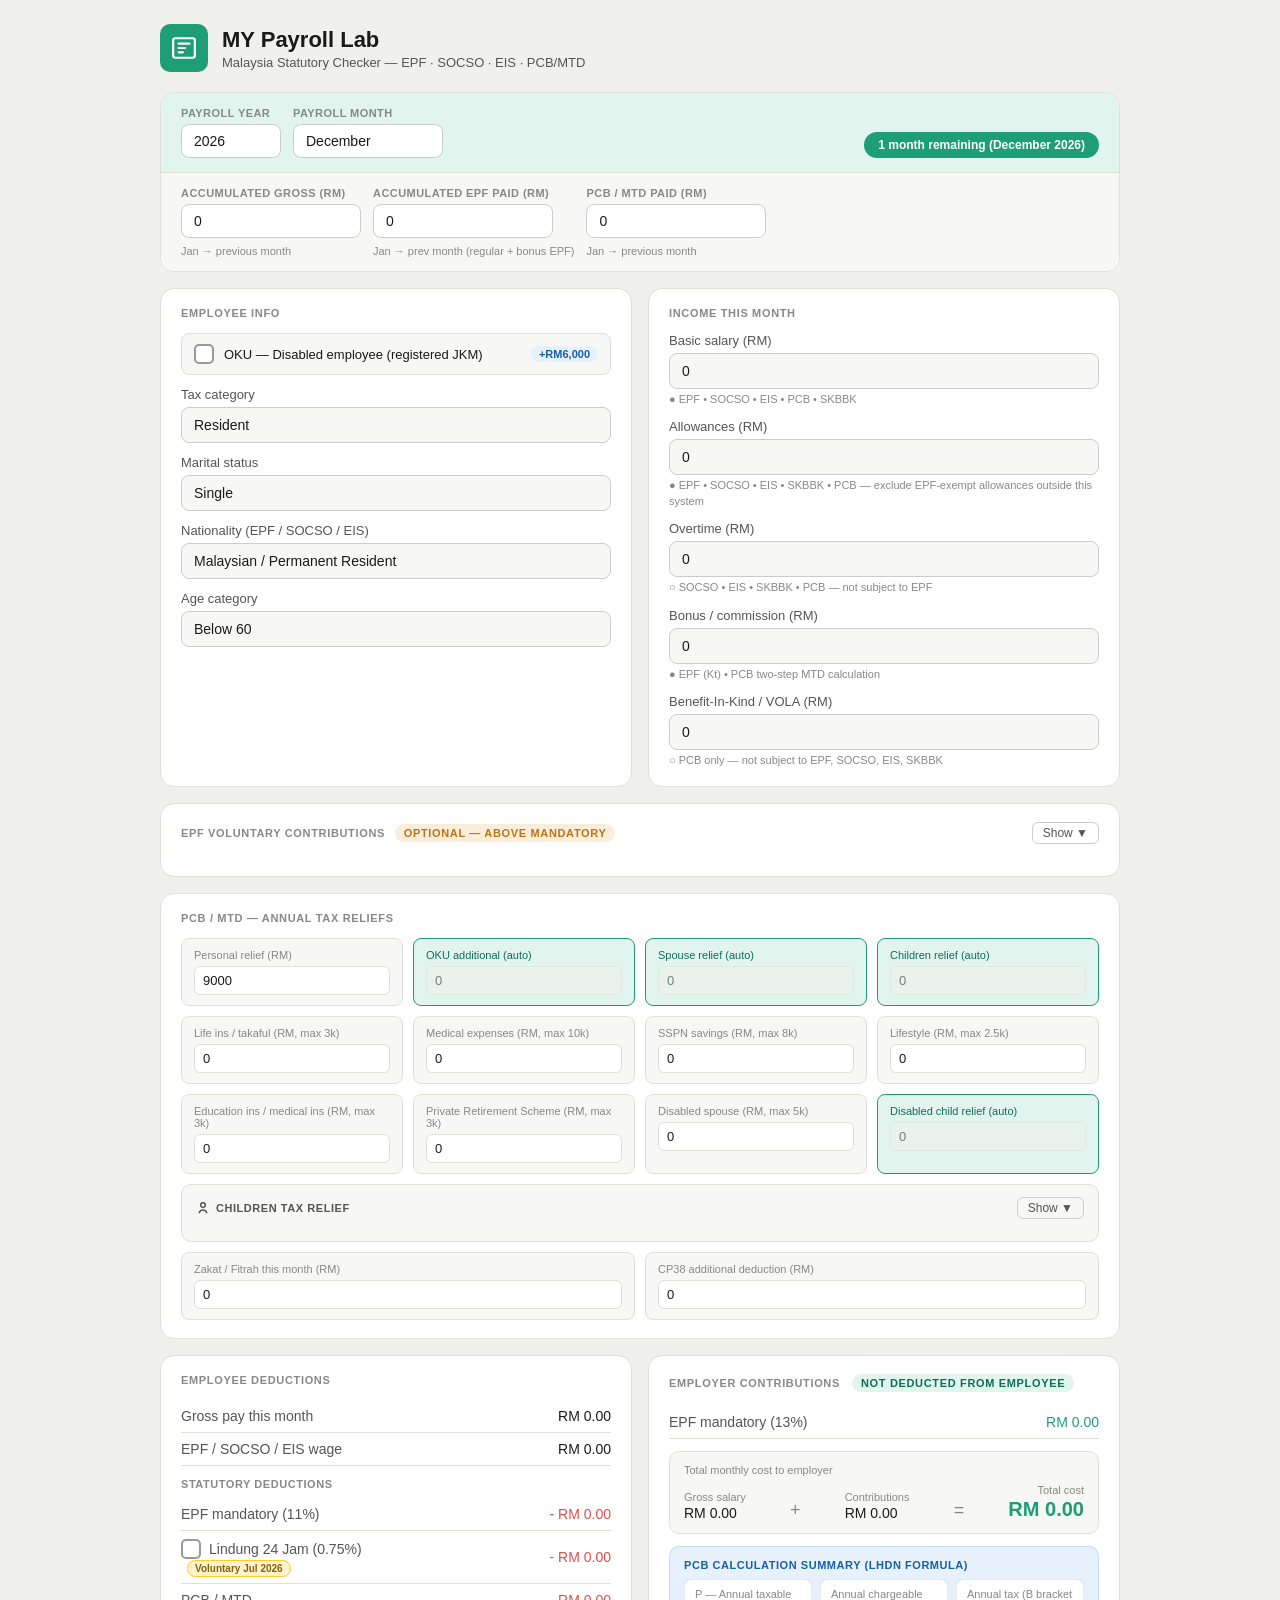
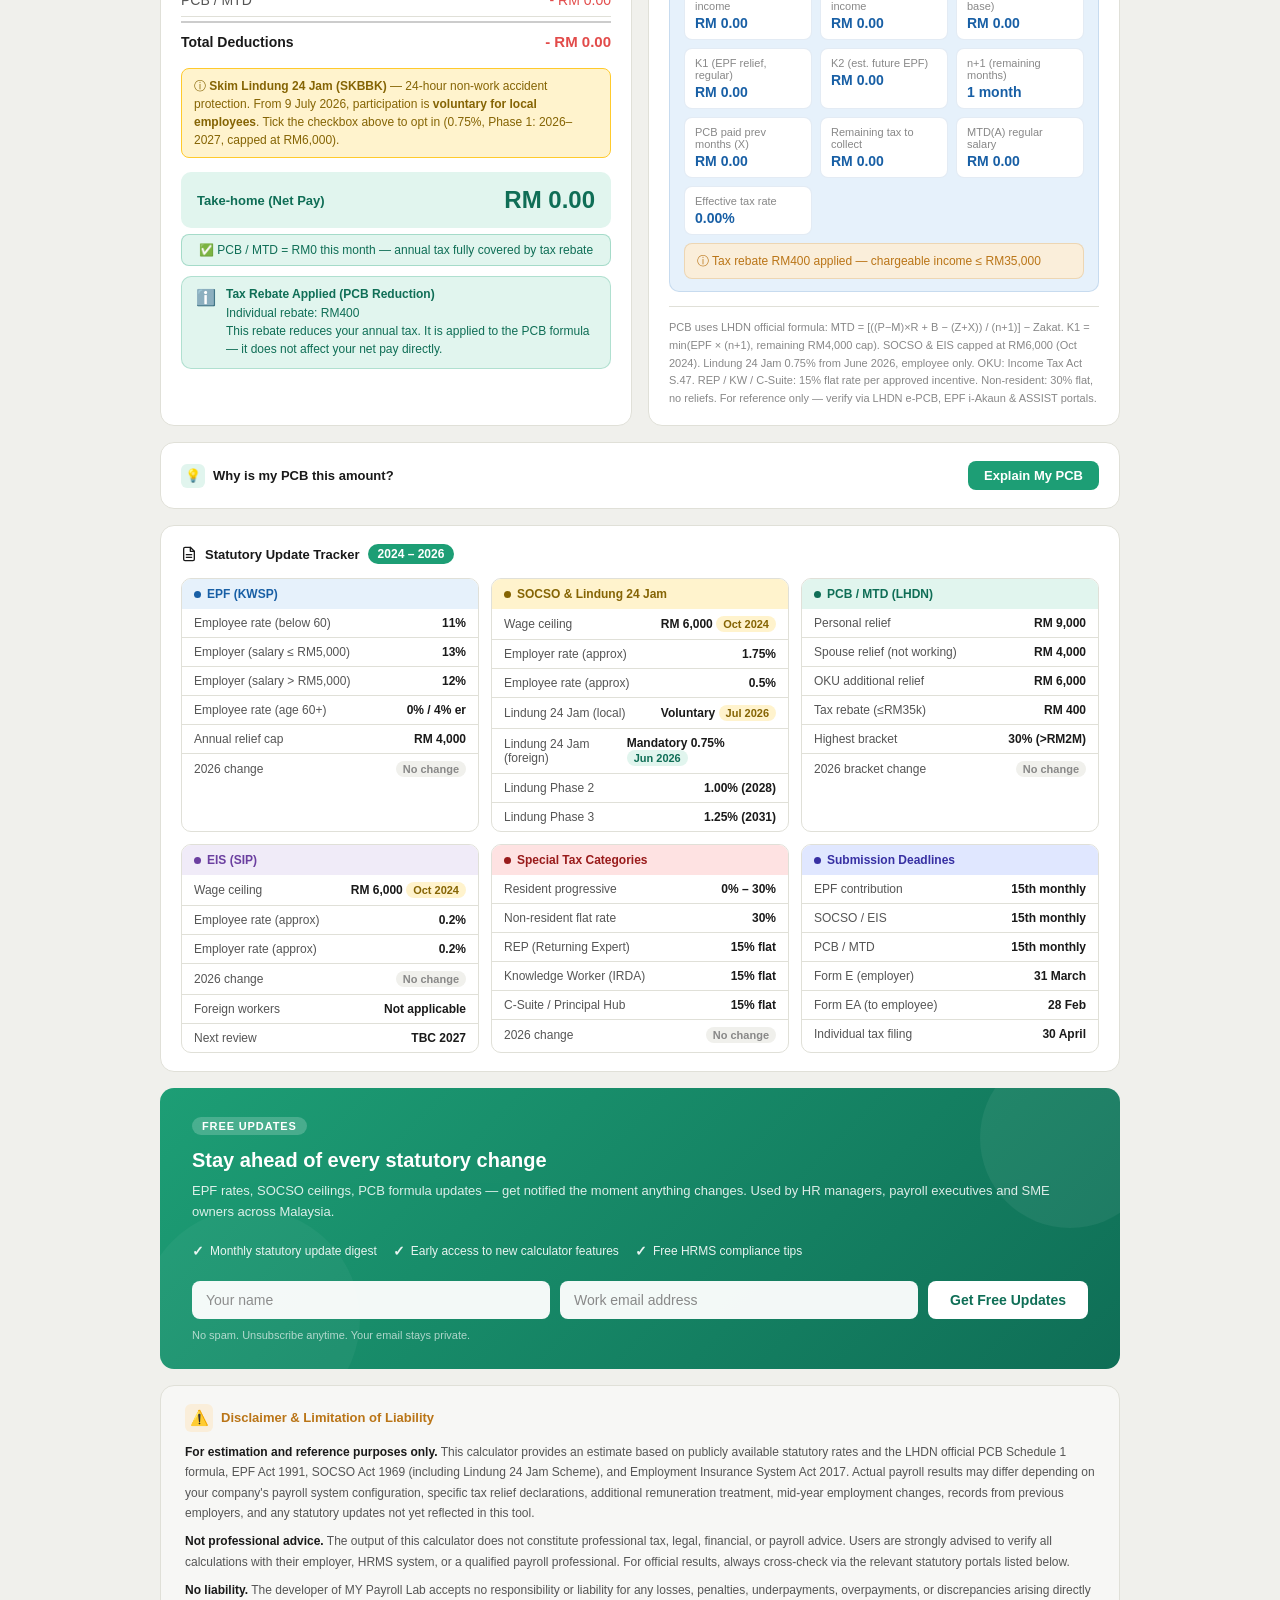
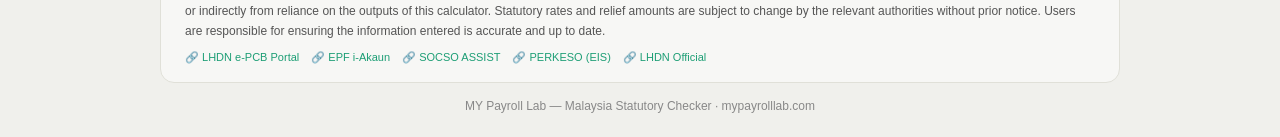
<file: index.html>
<!DOCTYPE html>
<html lang="en">
<head>
<meta charset="UTF-8">
<meta name="viewport" content="width=device-width, initial-scale=1.0, maximum-scale=1.0, user-scalable=no">

<!-- Primary SEO -->
<title>MY Payroll Lab — Free Malaysia Payroll & PCB Calculator | EPF SOCSO EIS MTD</title>
<meta name="description" content="Free Malaysia statutory payroll calculator. Instantly calculate EPF, SOCSO, EIS and PCB/MTD using the official LHDN formula. Covers all tax categories, bonus PCB, OKU relief, child relief, Lindung 24 Jam 2026 and more. Works offline.">
<meta name="keywords" content="Malaysia payroll calculator, PCB calculator, MTD calculator, EPF calculator, SOCSO calculator, EIS calculator, LHDN PCB formula, Malaysia statutory deductions, payroll Malaysia 2026, Skim Lindung 24 Jam">
<meta name="robots" content="index, follow">
<meta name="author" content="MY Payroll Lab">
<link rel="canonical" href="https://mypayrolllab.com">

<!-- Open Graph (Facebook, LinkedIn, WhatsApp preview) -->
<meta property="og:type" content="website">
<meta property="og:url" content="https://mypayrolllab.com">
<meta property="og:title" content="MY Payroll Lab — Free Malaysia Payroll Calculator">
<meta property="og:description" content="Calculate EPF, SOCSO, EIS and PCB/MTD instantly using the official LHDN formula. Covers bonus PCB, OKU, child relief, Lindung 24 Jam 2026. Free, offline-ready.">
<meta property="og:image" content="https://mypayrolllab.com/og-image.png">
<meta property="og:image:width" content="1200">
<meta property="og:image:height" content="630">
<meta property="og:site_name" content="MY Payroll Lab">
<meta property="og:locale" content="en_MY">

<!-- Twitter / X Card -->
<meta name="twitter:card" content="summary_large_image">
<meta name="twitter:url" content="https://mypayrolllab.com">
<meta name="twitter:title" content="MY Payroll Lab — Free Malaysia Payroll Calculator">
<meta name="twitter:description" content="Calculate EPF, SOCSO, EIS and PCB/MTD instantly. LHDN official formula. Free, no login, works offline.">
<meta name="twitter:image" content="https://mypayrolllab.com/og-image.png">

<!-- PWA / Mobile -->
<meta name="mobile-web-app-capable" content="yes">
<meta name="apple-mobile-web-app-capable" content="yes">
<meta name="apple-mobile-web-app-status-bar-style" content="default">
<meta name="apple-mobile-web-app-title" content="MY Payroll Lab">
<meta name="theme-color" content="#1D9E75">
<link rel="manifest" href="manifest.json">
<link rel="icon" type="image/x-icon" href="favicon.ico">
<link rel="icon" type="image/png" sizes="32x32" href="favicon-32x32.png">
<link rel="icon" type="image/png" sizes="16x16" href="favicon-16x16.png">
<link rel="apple-touch-icon" sizes="180x180" href="apple-touch-icon.png">
<link rel="apple-touch-icon" href="assets/icons/icon-192.png">

<!-- JSON-LD Structured Data (Google rich results) -->
<script type="application/ld+json">
{
  "@context": "https://schema.org",
  "@type": "WebApplication",
  "name": "MY Payroll Lab",
  "url": "https://mypayrolllab.com",
  "description": "Free Malaysia statutory payroll calculator covering EPF, SOCSO, EIS and PCB/MTD using the official LHDN Schedule 1 formula.",
  "applicationCategory": "FinanceApplication",
  "operatingSystem": "Any",
  "offers": {
    "@type": "Offer",
    "price": "0",
    "priceCurrency": "MYR"
  },
  "featureList": [
    "EPF contribution calculator",
    "SOCSO contribution calculator",
    "EIS contribution calculator",
    "PCB/MTD calculator using LHDN official formula",
    "Bonus PCB two-step calculation",
    "OKU tax relief",
    "Child relief calculator",
    "Skim Lindung 24 Jam 2026",
    "Works offline as PWA"
  ],
  "inLanguage": "en-MY",
  "isAccessibleForFree": true,
  "creator": {
    "@type": "Organization",
    "name": "MY Payroll Lab",
    "url": "https://mypayrolllab.com"
  }
}
</script>
<link rel="stylesheet" href="assets/css/style.css?v=10">
</head>
<body>
<div class="container">

  <div class="header">
    <div class="logo">
      <svg viewBox="0 0 24 24"><rect x="2" y="3" width="20" height="18" rx="2"/><path d="M7 8h10M7 12h6M7 16h4"/></svg>
    </div>
    <div class="header-text">
      <h1>MY Payroll Lab</h1>
      <p>Malaysia Statutory Checker &mdash; EPF &middot; SOCSO &middot; EIS &middot; PCB/MTD</p>
    </div>
  </div>

  <!-- Month Band -->
  <div class="month-band">

    <!-- Row 1: Year & Month -->
    <div class="month-row month-row-1">
      <div class="field-group">
        <label>Payroll Year</label>
        <select id="year" onchange="calc()" style="width:100px">
        </select>
      </div>
      <div class="field-group">
        <label>Payroll Month</label>
        <select id="month" onchange="calc()" style="width:150px">
          <option value="1">January</option><option value="2">February</option><option value="3">March</option>
          <option value="4">April</option><option value="5">May</option><option value="6">June</option>
          <option value="7">July</option><option value="8">August</option><option value="9">September</option>
          <option value="10">October</option><option value="11">November</option><option value="12">December</option>
        </select>
      </div>
      <span class="month-pill" id="remaining_badge">7 months remaining</span>
    </div>

    <!-- Row 2: Accumulated figures -->
    <div class="month-row month-row-2">
      <div class="field-group">
        <label>Accumulated Gross (RM)</label>
        <input type="number" id="acc_gross" value="0" min="0" oninput="calc()" style="width:180px">
        <span class="acc-hint">Jan → previous month</span>
      </div>
      <div class="field-group">
        <label>Accumulated EPF Paid (RM)</label>
        <input type="number" id="acc_epf" value="0" min="0" oninput="calc()" style="width:180px">
        <span class="acc-hint">Jan → prev month (regular + bonus EPF)</span>
      </div>
      <div class="field-group">
        <label>PCB / MTD Paid (RM)</label>
        <input type="number" id="acc_pcb" value="0" min="0" oninput="calc()" style="width:180px">
        <span class="acc-hint">Jan → previous month</span>
      </div>

    </div>

  </div>

  <div class="grid">

    <!-- Employee Info -->
    <div class="card">
      <div class="card-title">Employee Info</div>

      <label class="toggle-row">
        <input type="checkbox" id="oku" onchange="calc()">
        <span class="oku-label">OKU — Disabled employee (registered JKM)</span>
        <span class="badge-tag">+RM6,000</span>
      </label>

      <div class="field">
        <label>Tax category</label>
        <select id="tax_cat" onchange="calc()">
          <option value="resident">Resident</option>
          <option value="non_resident">Non-Resident (30% flat, no reliefs)</option>
          <option value="rep">Returning Expert Programme — REP (15% flat)</option>
          <option value="knowledge_worker">Knowledge Worker — IRDA Iskandar (15% flat)</option>
          <option value="c_suite">C-Suite / Principal Hub (15% flat)</option>
        </select>
      </div>

      <div class="field">
        <label>Marital status</label>
        <select id="marital" onchange="calc()">
          <option value="single">Single</option>
          <option value="married_working">Married — spouse working</option>
          <option value="married_not_working">Married — spouse not working</option>
          <option value="widow">Widow / Divorced</option>
        </select>
      </div>

      <div class="field">
        <label>Nationality (EPF / SOCSO / EIS)</label>
        <select id="nat" onchange="calc()">
          <option value="local">Malaysian / Permanent Resident</option>
          <option value="foreign">Foreign worker</option>
        </select>
      </div>

      <div class="field">
        <label>Age category</label>
        <select id="age" onchange="calc()">
          <option value="below60">Below 60</option>
          <option value="above60">60 and above</option>
        </select>
      </div>
    </div>

    <!-- Income -->
    <div class="card">
      <div class="card-title">Income This Month</div>
      <div class="field">
        <label>Basic salary (RM)</label>
        <input type="number" id="salary" value="0" min="0" oninput="calc()">
        <small class="field-hint">&#9679; EPF &bull; SOCSO &bull; EIS &bull; PCB &bull; SKBBK</small>
      </div>
      <div class="field">
        <label>Allowances (RM)</label>
        <input type="number" id="allow" value="0" min="0" oninput="calc()">
        <small class="field-hint">&#9679; EPF &bull; SOCSO &bull; EIS &bull; SKBBK &bull; PCB &mdash; exclude EPF-exempt allowances outside this system</small>
      </div>
      <div class="field">
        <label>Overtime (RM)</label>
        <input type="number" id="ot" value="0" min="0" oninput="calc()">
        <small class="field-hint">&#9675; SOCSO &bull; EIS &bull; SKBBK &bull; PCB &mdash; not subject to EPF</small>
      </div>
      <div class="field">
        <label>Bonus / commission (RM)</label>
        <input type="number" id="bonus" value="0" min="0" oninput="calc()">
        <small class="field-hint">&#9679; EPF (Kt) &bull; PCB two-step MTD calculation</small>
      </div>
      <div class="field">
        <label>Benefit-In-Kind / VOLA (RM)</label>
        <input type="number" id="bik" value="0" min="0" oninput="calc()">
        <small class="field-hint">&#9675; PCB only &mdash; not subject to EPF, SOCSO, EIS, SKBBK</small>
      </div>
    </div>

    <!-- Voluntary EPF -->
    <div class="card full-width">
      <div class="card-title" style="display:flex;justify-content:space-between;align-items:center;cursor:pointer;width:100%" onclick="toggleVolEPF()">
        <span>EPF Voluntary Contributions
          <span class="badge" style="background:var(--warn-light);color:var(--warn)">Optional — above mandatory</span>
        </span>
        <button id="vol_toggle_btn" style="background:none;border:1px solid var(--border2);border-radius:6px;padding:3px 10px;font-size:12px;cursor:pointer;color:var(--text2)">Show ▼</button>
      </div>
      <div id="vol_epf_content" style="display:none">
      <div class="vol-grid">

        <!-- Employee Voluntary -->
        <div class="vol-side">
          <div class="vol-side-title">
            <span class="dot ee"></span>Employee Voluntary
          </div>
          <div class="type-toggle">
            <button id="vol_ee_none" class="active" onclick="setVolType('ee','none')">None</button>
            <button id="vol_ee_pct"  onclick="setVolType('ee','pct')">Percentage (%)</button>
            <button id="vol_ee_fixed" onclick="setVolType('ee','fixed')">Fixed (RM)</button>
          </div>
          <div class="vol-input-row">
            <input type="number" id="vol_ee_val" value="0" min="0" step="0.5" oninput="calc()" placeholder="0">
            <span class="unit" id="vol_ee_unit">%</span>
          </div>
          <div class="vol-result">
            <div class="vol-result-row"><span class="lbl">Mandatory EPF (employee)</span><span class="val total" id="vr_epf_mand_ee">RM 0.00</span></div>
            <div class="vol-result-row"><span class="lbl">Voluntary EPF (employee)</span><span class="val ee" id="vr_epf_vol_ee">RM 0.00</span></div>
            <div class="vol-result-row"><span class="lbl" style="font-weight:600">Total EPF deducted</span><span class="val total" style="font-weight:700" id="vr_epf_total_ee">RM 0.00</span></div>
          </div>
        </div>

        <!-- Employer Voluntary -->
        <div class="vol-side">
          <div class="vol-side-title">
            <span class="dot er"></span>Employer Voluntary
          </div>
          <div class="type-toggle">
            <button id="vol_er_none" class="active" onclick="setVolType('er','none')">None</button>
            <button id="vol_er_pct"  onclick="setVolType('er','pct')">Percentage (%)</button>
            <button id="vol_er_fixed" onclick="setVolType('er','fixed')">Fixed (RM)</button>
          </div>
          <div class="vol-input-row">
            <input type="number" id="vol_er_val" value="0" min="0" step="0.5" oninput="calc()" placeholder="0">
            <span class="unit" id="vol_er_unit">%</span>
          </div>
          <div class="vol-result">
            <div class="vol-result-row"><span class="lbl">Mandatory EPF (employer)</span><span class="val total" id="vr_epf_mand_er">RM 0.00</span></div>
            <div class="vol-result-row"><span class="lbl">Voluntary EPF (employer)</span><span class="val er" id="vr_epf_vol_er">RM 0.00</span></div>
            <div class="vol-result-row"><span class="lbl" style="font-weight:600">Total EPF (employer)</span><span class="val total" style="font-weight:700" id="vr_epf_total_er">RM 0.00</span></div>
          </div>
        </div>

      </div><!-- end vol-grid -->
      </div><!-- end vol_epf_content -->
    </div>

    <!-- Tax Reliefs -->
    <div class="card full-width">
      <div class="card-title">
        PCB / MTD — Annual Tax Reliefs
        <span id="oku_label" class="oku-badge" style="display:none">OKU +RM6,000</span>
        <span id="flat_rate_label" style="display:none" class="flat-badge"></span>
      </div>
      <div id="relief_section">
        <div class="relief-grid">
          <div class="relief-item"><label>Personal relief (RM)</label><input type="number" id="r_personal" value="9000" oninput="calc()"></div>
          <div class="relief-item auto"><label>OKU additional (auto)</label><input type="number" id="r_oku" value="0" readonly></div>
          <div class="relief-item auto"><label>Spouse relief (auto)</label><input type="number" id="r_spouse" value="0" readonly></div>
          <div class="relief-item auto"><label>Children relief (auto)</label><input type="number" id="r_child" value="0" readonly></div>
          <div class="relief-item"><label>Life ins / takaful (RM, max 3k)</label><input type="number" id="r_life" value="0" oninput="calc()"></div>
          <div class="relief-item"><label>Medical expenses (RM, max 10k)</label><input type="number" id="r_medical" value="0" oninput="calc()"></div>
          <div class="relief-item"><label>SSPN savings (RM, max 8k)</label><input type="number" id="r_sspn" value="0" oninput="calc()"></div>
          <div class="relief-item"><label>Lifestyle (RM, max 2.5k)</label><input type="number" id="r_lifestyle" value="0" oninput="calc()"></div>
          <div class="relief-item"><label>Education ins / medical ins (RM, max 3k)</label><input type="number" id="r_edu_ins" value="0" oninput="calc()"></div>
          <div class="relief-item"><label>Private Retirement Scheme (RM, max 3k)</label><input type="number" id="r_prs" value="0" oninput="calc()"></div>
          <div class="relief-item"><label>Disabled spouse (RM, max 5k)</label><input type="number" id="r_dis_spouse" value="0" oninput="calc()"></div>
          <div class="relief-item auto"><label>Disabled child relief (auto)</label><input type="number" id="r_dis_child" value="0" readonly></div>
        </div>
        <!-- Child Relief Calculator -->
        <div class="child-section">
          <div class="child-section-title" style="display:flex;justify-content:space-between;align-items:center;cursor:pointer" onclick="toggleChildRelief()">
            <span style="display:flex;align-items:center;gap:6px">
              <svg width="14" height="14" viewBox="0 0 24 24" fill="none" stroke="currentColor" stroke-width="2.5" stroke-linecap="round" stroke-linejoin="round"><circle cx="12" cy="7" r="4"/><path d="M5.5 20a7 7 0 0 1 13 0"/></svg>
              Children Tax Relief
            </span>
            <button id="child_toggle_btn" style="background:none;border:1px solid var(--border2);border-radius:6px;padding:3px 10px;font-size:12px;cursor:pointer;color:var(--text2)">Show ▼</button>
          </div>
          <div id="child_relief_content" style="display:none">
          <div class="child-claim-toggle">
            <button class="claim-btn active" id="claim_100" onclick="setClaimRate('100')">
              100% — I am the sole claimant
            </button>
            <button class="claim-btn" id="claim_50" onclick="setClaimRate('50')">
              50% — Spouse also claims
            </button>
          </div>
          <div class="child-rows">
            <div class="child-row">
              <span class="cr-label">(a) Under 18 years old</span>
              <span class="cr-rate" id="cr_rate_a">RM2,000/child</span>
              <input type="number" class="cr-input" id="cr_a" value="0" min="0" oninput="calcChild()">
            </div>
            <div class="child-row">
              <span class="cr-label">(b) 18+ studying in Malaysia</span>
              <span class="cr-rate" id="cr_rate_b">RM2,000/child</span>
              <input type="number" class="cr-input" id="cr_b" value="0" min="0" oninput="calcChild()">
            </div>
            <div class="child-row">
              <span class="cr-label">(c) 18+ diploma / degree level (local or overseas)</span>
              <span class="cr-rate" id="cr_rate_c">RM8,000/child</span>
              <input type="number" class="cr-input" id="cr_c" value="0" min="0" oninput="calcChild()">
            </div>
            <div class="child-row">
              <span class="cr-label">(d) Disabled child (OKU)</span>
              <span class="cr-rate" id="cr_rate_d">RM6,000/child</span>
              <input type="number" class="cr-input" id="cr_d" value="0" min="0" oninput="calcChild()">
            </div>
            <div class="child-row">
              <span class="cr-label">(e) Disabled child + studying</span>
              <span class="cr-rate" id="cr_rate_e">RM8,000/child</span>
              <input type="number" class="cr-input" id="cr_e" value="0" min="0" oninput="calcChild()">
            </div>
          </div>
          <div class="child-total">
            <span class="ct-label">Total child relief applied</span>
            <span class="ct-val" id="child_total_display">RM 0.00</span>
          </div>
          </div><!-- end child_relief_content -->
        </div>

        <div style="margin-top:10px;display:flex;gap:10px;flex-wrap:wrap">
          <div class="relief-item" style="flex:1;min-width:160px"><label>Zakat / Fitrah this month (RM)</label><input type="number" id="zakat" value="0" oninput="calc()"></div>
          <div class="relief-item" style="flex:1;min-width:160px"><label>CP38 additional deduction (RM)</label><input type="number" id="cp38" value="0" oninput="calc()"></div>
        </div>
      </div>
      <div id="flat_rate_notice" class="notice purple" style="display:none"></div>
    </div>

    <!-- Employee Deductions -->
    <div class="card">
      <div class="card-title">Employee Deductions</div>
      <div class="result-row"><span class="lbl">Gross pay this month</span><span class="val" id="o_gross">RM 0.00</span></div>
      <div class="result-row"><span class="lbl">EPF / SOCSO / EIS wage</span><span class="val" id="o_epf_wage">RM 0.00</span></div>

      <div class="section-label">Statutory deductions</div>
      <div class="result-row"><span class="lbl">EPF mandatory (<span id="epf_ee_rate">11%</span>)</span><span class="val deduct" id="o_epf_ee">- RM 0.00</span></div>
      <div class="result-row" id="epf_vol_ee_row" style="display:none"><span class="lbl">EPF voluntary (employee)</span><span class="val deduct" id="o_epf_vol_ee">- RM 0.00</span></div>
      <div class="result-row" id="epf_bonus_ee_row" style="display:none"><span class="lbl">EPF on bonus / Kt (employee 11%)</span><span class="val deduct" id="o_epf_bonus_ee">- RM 0.00</span></div>
      <div class="result-row" id="row_socso_ee"><span class="lbl">SOCSO (employee)</span><span class="val deduct" id="o_socso_ee">- RM 0.00</span></div>
      <div class="result-row" id="lindung_row" style="display:none">
        <span class="lbl">
          <span id="lindung_label_local" style="display:none">
            <label style="cursor:pointer;display:flex;align-items:center;gap:8px">
              <input type="checkbox" id="lindung_optin" class="custom-cb" onchange="calc()"
                title="Tick to opt in to Lindung 24 Jam (voluntary for locals from Jul 2026)">
              Lindung 24 Jam (0.75%)
            </label>
            <span class="lindung-badge">Voluntary Jul 2026</span>
          </span>
          <span id="lindung_label_foreign" style="display:none">
            Lindung 24 Jam (0.75%) <span class="lindung-badge">Mandatory (Foreign)</span>
          </span>
        </span>
        <span class="val deduct" id="o_lindung">- RM 0.00</span>
      </div>
      <div class="result-row" id="row_eis_ee"><span class="lbl">EIS (employee)</span><span class="val deduct" id="o_eis_ee">- RM 0.00</span></div>
      <div class="result-row">
        <span class="lbl">PCB / MTD <span id="o_pcb_rate_tag" class="flat-badge" style="display:none"></span></span>
        <span class="val deduct" id="o_pcb">- RM 0.00</span>
      </div>
      <div class="result-row" id="pcb_bonus_row" style="display:none">
        <span class="lbl" style="padding-left:12px;color:var(--text3);font-size:12px">↳ Regular salary PCB</span>
        <span class="val deduct" style="font-size:12px" id="o_pcb_a">- RM 0.00</span>
      </div>
      <div class="result-row" id="pcb_addl_row" style="display:none">
        <span class="lbl" style="padding-left:12px;color:var(--text3);font-size:12px">↳ Bonus PCB (additional) <span class="lindung-badge">MTD(C)</span></span>
        <span class="val deduct" style="font-size:12px" id="o_pcb_addl">- RM 0.00</span>
      </div>
      <div class="result-row" id="cp38_row" style="display:none">
        <span class="lbl">CP38 (additional)</span><span class="val deduct" id="o_cp38">- RM 0.00</span>
      </div>
      <div class="result-row" id="zakat_row" style="display:none">
        <span class="lbl">Zakat / Fitrah</span><span class="val deduct" id="o_zakat_show">- RM 0.00</span>
      </div>

      <!-- Total deduction line -->
      <div class="total-deduct-row">
        <span class="lbl">Total Deductions</span>
        <span class="val deduct" id="o_total_deduct">- RM 0.00</span>
      </div>

      <div id="lindung_notice" style="display:none" class="notice yellow">
        &#9432; <b>Skim Lindung 24 Jam (SKBBK)</b> — 24-hour non-work accident protection.
        <span id="lindung_notice_local" style="display:none">
          From 9 July 2026, participation is <b>voluntary for local employees</b>. Tick the checkbox above to opt in (0.75%, Phase 1: 2026–2027, capped at RM6,000).
        </span>
        <span id="lindung_notice_foreign" style="display:none">
          <b>Mandatory for foreign workers</b> under existing legal provisions (0.75%, Phase 1: 2026–2027, capped at RM6,000).
        </span>
      </div>

      <div class="net-block">
        <span class="net-lbl">Take-home (Net Pay)</span>
        <span class="net-val" id="o_net">RM 0.00</span>
      </div>

      <!-- PCB zero notice -->
      <div id="pcb_zero_box" class="pcb-zero" style="display:none">
        ✅ PCB / MTD = RM0 this month — annual tax fully covered by tax rebate
      </div>

      <!-- Tax rebate info box (below net pay, NOT in deductions) -->
      <div id="rebate_info_box" class="rebate-info" style="display:none">
        <span class="ri-icon">ℹ️</span>
        <div>
          <div class="ri-title">Tax Rebate Applied (PCB Reduction)</div>
          <div class="ri-body" id="rebate_info_text"></div>
        </div>
      </div>
    </div>

    <!-- Employer Contributions -->
    <div class="card">
      <div class="card-title">Employer Contributions
        <span class="badge">not deducted from employee</span>
      </div>
      <div class="result-row"><span class="lbl">EPF mandatory (<span id="epf_er_rate">13%</span>)</span><span class="val earn" id="o_epf_er">RM 0.00</span></div>
      <div class="result-row" id="epf_vol_er_row" style="display:none"><span class="lbl">EPF voluntary (employer)</span><span class="val earn" id="o_epf_vol_er">RM 0.00</span></div>
      <div class="result-row" id="epf_bonus_er_row" style="display:none"><span class="lbl">EPF on bonus (employer)</span><span class="val earn" id="o_epf_bonus_er">RM 0.00</span></div>
      <div class="result-row" id="row_socso_er"><span class="lbl">SOCSO (employer)</span><span class="val earn" id="o_socso_er">RM 0.00</span></div>
      <div class="result-row" id="row_eis_er"><span class="lbl">EIS (employer)</span><span class="val earn" id="o_eis_er">RM 0.00</span></div>

      <div class="employer-box">
        <div style="font-size:11px;color:var(--text3);margin-bottom:8px">Total monthly cost to employer</div>
        <div class="cost-row">
          <div class="cost-item"><span class="cost-lbl">Gross salary</span><span class="cost-val" id="o_gross2">RM 0.00</span></div>
          <div style="font-size:18px;color:var(--text3)">+</div>
          <div class="cost-item"><span class="cost-lbl">Contributions</span><span class="cost-val" id="o_er_total">RM 0.00</span></div>
          <div style="font-size:18px;color:var(--text3)">=</div>
          <div class="cost-item" style="text-align:right"><span class="cost-lbl">Total cost</span><span class="cost-total" id="o_total_cost">RM 0.00</span></div>
        </div>
      </div>

      <div class="acc-box">
        <div class="acc-title">PCB Calculation Summary (LHDN Formula)</div>
        <div class="acc-grid">
          <div class="acc-item"><div class="acc-lbl">P — Annual taxable income</div><div class="acc-val" id="o_P">RM 0.00</div></div>
          <div class="acc-item"><div class="acc-lbl">Annual chargeable income</div><div class="acc-val" id="o_chargeable">RM 0.00</div></div>
          <div class="acc-item"><div class="acc-lbl">Annual tax (B bracket base)</div><div class="acc-val" id="o_annual_tax">RM 0.00</div></div>
          <div class="acc-item"><div class="acc-lbl">K1 (EPF relief, regular)</div><div class="acc-val" id="o_K1">RM 0.00</div></div>
          <div class="acc-item"><div class="acc-lbl">K2 (est. future EPF)</div><div class="acc-val" id="o_K2">RM 0.00</div></div>
          <div class="acc-item" id="acc_Kt_row" style="display:none"><div class="acc-lbl">Kt (EPF on bonus)</div><div class="acc-val" id="o_Kt">RM 0.00</div></div>
          <div class="acc-item" id="acc_K2b_row" style="display:none"><div class="acc-lbl">K2 with bonus</div><div class="acc-val" id="o_K2_bonus">RM 0.00</div></div>
          <div class="acc-item"><div class="acc-lbl">n+1 (remaining months)</div><div class="acc-val" id="o_months_rem">12</div></div>
          <div class="acc-item"><div class="acc-lbl">PCB paid prev months (X)</div><div class="acc-val" id="o_acc_pcb_show">RM 0.00</div></div>
          <div class="acc-item"><div class="acc-lbl">Remaining tax to collect</div><div class="acc-val" id="o_remaining_tax">RM 0.00</div></div>
          <div class="acc-item"><div class="acc-lbl">MTD(A) regular salary</div><div class="acc-val" id="o_mtd_a">RM 0.00</div></div>
          <div class="acc-item" id="acc_mtd_addl_row" style="display:none"><div class="acc-lbl">MTD Additional (bonus)</div><div class="acc-val" id="o_mtd_addl">RM 0.00</div></div>
          <div class="acc-item"><div class="acc-lbl">Effective tax rate</div><div class="acc-val" id="o_eff_rate">0.00%</div></div>
        </div>
        <div id="rebate_notice" style="display:none" class="notice warn">
          <span id="rebate_notice_text">&#9432; Tax rebate applies — chargeable income &le; RM35,000</span>
        </div>
      </div>

      <div class="disclaimer">
        PCB uses LHDN official formula: MTD = [((P&minus;M)&times;R + B &minus; (Z+X)) / (n+1)] &minus; Zakat.
        K1 = min(EPF &times; (n+1), remaining RM4,000 cap). SOCSO &amp; EIS capped at RM6,000 (Oct 2024).
        Lindung 24 Jam 0.75% from June 2026, employee only. OKU: Income Tax Act S.47.
        REP / KW / C-Suite: 15% flat rate per approved incentive. Non-resident: 30% flat, no reliefs.
        For reference only — verify via LHDN e-PCB, EPF i-Akaun &amp; ASSIST portals.
      </div>
    </div>

  </div>
  <!-- PCB Explanation Box -->
  <div class="explain-box">
    <div class="explain-header">
      <h3><span class="icon">💡</span> Why is my PCB this amount?</h3>
      <button class="explain-btn" id="explain_btn">Explain My PCB</button>
    </div>
    <div class="explain-content" id="explain_content" style="display:none">
      <div class="explain-steps" id="explain_steps"></div>
      <div class="step-result">
        <span id="explain_pcb_label">Monthly PCB / MTD</span>
        <span id="explain_final">RM 0.00</span>
      </div>
      <!-- Notices mirrored inside explanation box -->
      <div id="exp_lindung_notice" class="notice yellow" style="display:none;margin-top:8px">
        &#9432; <b>Skim Lindung 24 Jam (SKBBK)</b> — Voluntary for local employees (Jul 2026), mandatory for foreign workers. 0.75% of wages capped at RM6,000.
      </div>
      <div id="exp_pcb_zero_box" class="pcb-zero" style="display:none;margin-top:8px">
        &#9989; PCB / MTD = RM0 this month — annual tax fully covered by tax rebate
      </div>
      <div id="exp_rebate_info" class="rebate-info" style="display:none;margin-top:8px">
        <span class="ri-icon">&#8505;&#65039;</span>
        <div>
          <div class="ri-title">Tax Rebate Applied (PCB Reduction)</div>
          <div class="ri-body" id="exp_rebate_text"></div>
        </div>
      </div>
    </div>
  </div>

  <!-- Statutory Change Tracker -->
  <div class="tracker">
    <div class="tracker-title">
      <svg width="16" height="16" viewBox="0 0 24 24" fill="none" stroke="currentColor" stroke-width="2" stroke-linecap="round" stroke-linejoin="round"><path d="M14 2H6a2 2 0 0 0-2 2v16a2 2 0 0 0 2 2h12a2 2 0 0 0 2-2V8z"/><polyline points="14 2 14 8 20 8"/><line x1="16" y1="13" x2="8" y2="13"/><line x1="16" y1="17" x2="8" y2="17"/></svg>
      Statutory Update Tracker
      <span class="year-badge">2024 – 2026</span>
    </div>
    <div class="tracker-grid">

      <!-- EPF -->
      <div class="tracker-card">
        <div class="tracker-card-head epf"><span class="dot"></span>EPF (KWSP)</div>
        <div class="tracker-item"><span class="ti-label">Employee rate (below 60)</span><span class="ti-val">11%</span></div>
        <div class="tracker-item"><span class="ti-label">Employer (salary ≤ RM5,000)</span><span class="ti-val">13%</span></div>
        <div class="tracker-item"><span class="ti-label">Employer (salary > RM5,000)</span><span class="ti-val">12%</span></div>
        <div class="tracker-item"><span class="ti-label">Employee rate (age 60+)</span><span class="ti-val">0% / 4% er</span></div>
        <div class="tracker-item"><span class="ti-label">Annual relief cap</span><span class="ti-val">RM 4,000</span></div>
        <div class="tracker-item"><span class="ti-label">2026 change</span><span class="tracker-status status-unchanged">No change</span></div>
      </div>

      <!-- SOCSO -->
      <div class="tracker-card">
        <div class="tracker-card-head socso"><span class="dot"></span>SOCSO & Lindung 24 Jam</div>
        <div class="tracker-item"><span class="ti-label">Wage ceiling</span><span class="ti-val">RM 6,000 <span class="tracker-status status-updated">Oct 2024</span></span></div>
        <div class="tracker-item"><span class="ti-label">Employer rate (approx)</span><span class="ti-val">1.75%</span></div>
        <div class="tracker-item"><span class="ti-label">Employee rate (approx)</span><span class="ti-val">0.5%</span></div>
        <div class="tracker-item"><span class="ti-label">Lindung 24 Jam (local)</span><span class="ti-val">Voluntary <span class="tracker-status status-updated">Jul 2026</span></span></div>
        <div class="tracker-item"><span class="ti-label">Lindung 24 Jam (foreign)</span><span class="ti-val">Mandatory 0.75% <span class="tracker-status status-new">Jun 2026</span></span></div>
        <div class="tracker-item"><span class="ti-label">Lindung Phase 2</span><span class="ti-val">1.00% (2028)</span></div>
        <div class="tracker-item"><span class="ti-label">Lindung Phase 3</span><span class="ti-val">1.25% (2031)</span></div>
      </div>

      <!-- PCB / MTD -->
      <div class="tracker-card">
        <div class="tracker-card-head pcb"><span class="dot"></span>PCB / MTD (LHDN)</div>
        <div class="tracker-item"><span class="ti-label">Personal relief</span><span class="ti-val">RM 9,000</span></div>
        <div class="tracker-item"><span class="ti-label">Spouse relief (not working)</span><span class="ti-val">RM 4,000</span></div>
        <div class="tracker-item"><span class="ti-label">OKU additional relief</span><span class="ti-val">RM 6,000</span></div>
        <div class="tracker-item"><span class="ti-label">Tax rebate (≤RM35k)</span><span class="ti-val">RM 400</span></div>
        <div class="tracker-item"><span class="ti-label">Highest bracket</span><span class="ti-val">30% (>RM2M)</span></div>
        <div class="tracker-item"><span class="ti-label">2026 bracket change</span><span class="tracker-status status-unchanged">No change</span></div>
      </div>

      <!-- EIS -->
      <div class="tracker-card">
        <div class="tracker-card-head eis"><span class="dot"></span>EIS (SIP)</div>
        <div class="tracker-item"><span class="ti-label">Wage ceiling</span><span class="ti-val">RM 6,000 <span class="tracker-status status-updated">Oct 2024</span></span></div>
        <div class="tracker-item"><span class="ti-label">Employee rate (approx)</span><span class="ti-val">0.2%</span></div>
        <div class="tracker-item"><span class="ti-label">Employer rate (approx)</span><span class="ti-val">0.2%</span></div>
        <div class="tracker-item"><span class="ti-label">2026 change</span><span class="tracker-status status-unchanged">No change</span></div>
        <div class="tracker-item"><span class="ti-label">Foreign workers</span><span class="ti-val">Not applicable</span></div>
        <div class="tracker-item"><span class="ti-label">Next review</span><span class="ti-val">TBC 2027</span></div>
      </div>

      <!-- REP / Special Categories -->
      <div class="tracker-card">
        <div class="tracker-card-head" style="background:var(--track-special-bg);color:var(--track-special-text)"><span class="dot"></span>Special Tax Categories</div>
        <div class="tracker-item"><span class="ti-label">Resident progressive</span><span class="ti-val">0% – 30%</span></div>
        <div class="tracker-item"><span class="ti-label">Non-resident flat rate</span><span class="ti-val">30%</span></div>
        <div class="tracker-item"><span class="ti-label">REP (Returning Expert)</span><span class="ti-val">15% flat</span></div>
        <div class="tracker-item"><span class="ti-label">Knowledge Worker (IRDA)</span><span class="ti-val">15% flat</span></div>
        <div class="tracker-item"><span class="ti-label">C-Suite / Principal Hub</span><span class="ti-val">15% flat</span></div>
        <div class="tracker-item"><span class="ti-label">2026 change</span><span class="tracker-status status-unchanged">No change</span></div>
      </div>

      <!-- Key Dates -->
      <div class="tracker-card">
        <div class="tracker-card-head" style="background:var(--track-deadline-bg);color:var(--track-deadline-text)"><span class="dot"></span>Submission Deadlines</div>
        <div class="tracker-item"><span class="ti-label">EPF contribution</span><span class="ti-val">15th monthly</span></div>
        <div class="tracker-item"><span class="ti-label">SOCSO / EIS</span><span class="ti-val">15th monthly</span></div>
        <div class="tracker-item"><span class="ti-label">PCB / MTD</span><span class="ti-val">15th monthly</span></div>
        <div class="tracker-item"><span class="ti-label">Form E (employer)</span><span class="ti-val">31 March</span></div>
        <div class="tracker-item"><span class="ti-label">Form EA (to employee)</span><span class="ti-val">28 Feb</span></div>
        <div class="tracker-item"><span class="ti-label">Individual tax filing</span><span class="ti-val">30 April</span></div>
      </div>

    </div>
  </div>

  <!-- Email Capture -->
  <div class="email-capture">
    <div class="ec-badge">Free Updates</div>
    <div class="ec-title">Stay ahead of every statutory change</div>
    <div class="ec-subtitle">
      EPF rates, SOCSO ceilings, PCB formula updates — get notified the moment
      anything changes. Used by HR managers, payroll executives and SME owners across Malaysia.
    </div>
    <div class="ec-perks">
      <span class="ec-perk">Monthly statutory update digest</span>
      <span class="ec-perk">Early access to new calculator features</span>
      <span class="ec-perk">Free HRMS compliance tips</span>
    </div>
    <form class="ec-form"
          action="https://docs.google.com/forms/d/e/1FAIpQLSfIOaE51Mu_8rbmAyrH4ytct6DgTLTL3j8aQOXuEgFoX8BB-g/viewform?pli=1"
          method="POST"
          target="_blank"
          onsubmit="handleEmailSubmit(event)">
      <input type="text"
             name="entry.1949628940"
             placeholder="Your name"
             required
             autocomplete="name">
      <input type="email"
             name="entry.1914218091"
             placeholder="Work email address"
             required
             autocomplete="email">
      <button type="submit" class="ec-submit">Get Free Updates</button>
    </form>
    <div class="ec-note">No spam. Unsubscribe anytime. Your email stays private.</div>
  </div>

  <!-- Disclaimer -->
  <div class="disclaimer-block">
    <div class="disc-header">
      <div class="disc-icon">⚠️</div>
      <span class="disc-title">Disclaimer &amp; Limitation of Liability</span>
    </div>
    <div class="disc-body">
      <p>
        <strong>For estimation and reference purposes only.</strong>
        This calculator provides an estimate based on publicly available statutory rates and the LHDN official PCB Schedule 1 formula, EPF Act 1991, SOCSO Act 1969 (including Lindung 24 Jam Scheme), and Employment Insurance System Act 2017.
        Actual payroll results may differ depending on your company's payroll system configuration, specific tax relief declarations, additional remuneration treatment, mid-year employment changes, records from previous employers, and any statutory updates not yet reflected in this tool.
      </p>
      <p>
        <strong>Not professional advice.</strong>
        The output of this calculator does not constitute professional tax, legal, financial, or payroll advice.
        Users are strongly advised to verify all calculations with their employer, HRMS system, or a qualified payroll professional.
        For official results, always cross-check via the relevant statutory portals listed below.
      </p>
      <p>
        <strong>No liability.</strong>
        The developer of MY Payroll Lab accepts no responsibility or liability for any losses, penalties, underpayments, overpayments, or discrepancies arising directly or indirectly from reliance on the outputs of this calculator.
        Statutory rates and relief amounts are subject to change by the relevant authorities without prior notice.
        Users are responsible for ensuring the information entered is accurate and up to date.
      </p>
    </div>
    <div class="disc-links">
      <a href="https://ez.hasil.gov.my/CI/epcb" target="_blank">🔗 LHDN e-PCB Portal</a>
      <a href="https://i-akaun.kwsp.gov.my" target="_blank">🔗 EPF i-Akaun</a>
      <a href="https://assist.perkeso.gov.my" target="_blank">🔗 SOCSO ASSIST</a>
      <a href="https://www.perkeso.gov.my" target="_blank">🔗 PERKESO (EIS)</a>
      <a href="https://www.hasil.gov.my" target="_blank">🔗 LHDN Official</a>
    </div>
  </div>

  <footer>MY Payroll Lab &mdash; Malaysia Statutory Checker &middot; mypayrolllab.com</footer>
</div>

<script src="script.js?v=10"></script>
<script>
/* Register SW only on real deployed domain, not in preview environments */
if('serviceWorker' in navigator &&
   !location.hostname.includes('claudeusercontent.com') &&
   !location.hostname.includes('localhost') &&
   location.protocol === 'https:'){
  window.addEventListener('load', function(){
    navigator.serviceWorker.register('sw.js')
      .then(function(){ console.log('MY Payroll Lab: offline ready'); })
      .catch(function(){ /* silent — SW optional */ });
  });
}
</script>
</body>
</html>
</file>
<file: assets/css/style.css>
/* MY Payroll Lab — Stylesheet */
*{box-sizing:border-box;margin:0;padding:0}
:root{color-scheme:light dark}
:root{
  --brand:#1D9E75;--brand-light:#E1F5EE;--brand-dark:#0F6E56;
  --bg:#ffffff;--bg2:#f7f7f5;--bg3:#f0f0ec;
  --text:#1a1a1a;--text2:#555;--text3:#888;
  --border:#e0e0d8;--border2:#ccc;
  --danger:#E24B4A;--warn:#BA7517;--warn-light:#FAEEDA;
  --info:#185FA5;--info-light:#E6F1FB;
  --purple:#6B3FA0;--purple-light:#F0EBF8;
  --radius:10px;--radius-lg:14px;
  /* Adaptive badge / tracker colours (light mode defaults) */
  --yellow-bg:#fff3cd;--yellow-text:#856404;--yellow-border:#FFCA2C;
  --track-epf-bg:#E6F1FB;--track-epf-text:#185FA5;
  --track-socso-bg:#FFF3CD;--track-socso-text:#856404;
  --track-pcb-bg:#E1F5EE;--track-pcb-text:#0F6E56;
  --track-eis-bg:#F0EBF8;--track-eis-text:#6B3FA0;
  --track-special-bg:#FEE2E2;--track-special-text:#991B1B;
  --track-deadline-bg:#E0E7FF;--track-deadline-text:#3730A3;
  --checkbox-bg:#ffffff;--checkbox-border:#999;
}
@media(prefers-color-scheme:dark){:root{
  --bg:#1c1c1e;--bg2:#2c2c2e;--bg3:#3a3a3c;
  --text:#f5f5f0;--text2:#aaa;--text3:#777;
  --border:#3a3a3c;--border2:#555;
  --brand-light:#0a3d2e;--brand-dark:#5DCAA5;
  --warn-light:#3d2e00;--info-light:#0a1f3d;--purple-light:#1e1030;
  /* Brighten accent colours for legibility on dark backgrounds */
  --danger:#FF7A78;--warn:#E8B23D;--info:#6BAEEA;--purple:#B795E0;
  /* Adaptive badge / tracker colours (dark mode) */
  --yellow-bg:#42350a;--yellow-text:#FFD666;--yellow-border:#8a6d1a;
  --track-epf-bg:#10243a;--track-epf-text:#7CB8E8;
  --track-socso-bg:#3a2e0a;--track-socso-text:#F2CB5C;
  --track-pcb-bg:#0c2e22;--track-pcb-text:#5DCAA5;
  --track-eis-bg:#241a38;--track-eis-text:#C9A8F0;
  --track-special-bg:#3a1414;--track-special-text:#F29999;
  --track-deadline-bg:#191c40;--track-deadline-text:#A8B0F0;
  --checkbox-bg:#2c2c2e;--checkbox-border:#777;
}}
body{font-family:-apple-system,BlinkMacSystemFont,'Segoe UI',sans-serif;background:var(--bg3);color:var(--text);min-height:100vh;padding:24px 16px;-webkit-text-size-adjust:100%}
/* Mobile touch improvements */
button,select,input{-webkit-appearance:none;touch-action:manipulation}
@media(max-width:480px){
  body{padding:12px 10px}
  .header h1{font-size:18px}
  .month-row{padding:10px 12px;gap:8px}
  .month-band select,.month-band input{font-size:15px;padding:10px 12px}
  .field input,.field select{font-size:16px;padding:10px 12px}
  .relief-grid{grid-template-columns:1fr 1fr}
  .acc-grid{grid-template-columns:1fr 1fr}
  .tracker-grid{grid-template-columns:1fr}
  .vol-grid{grid-template-columns:1fr}
  .net-block .net-val{font-size:20px}
  .claim-btn{font-size:13px;padding:10px 8px}
  .child-row{grid-template-columns:1fr auto}
  .cr-rate{display:none}
  .cr-input{width:54px}
  .explain-btn{width:100%;margin-top:8px}
}
.container{max-width:960px;margin:0 auto}
.header{display:flex;align-items:center;gap:14px;margin-bottom:20px}
.logo{width:48px;height:48px;background:var(--brand);border-radius:var(--radius);display:flex;align-items:center;justify-content:center;flex-shrink:0}
.logo svg{width:26px;height:26px;stroke:#fff;fill:none;stroke-width:2;stroke-linecap:round;stroke-linejoin:round}
.header-text h1{font-size:22px;font-weight:600;color:var(--text)}
.header-text p{font-size:13px;color:var(--text2);margin-top:2px}
.grid{display:grid;grid-template-columns:1fr 1fr;gap:16px}
@media(max-width:640px){.grid{grid-template-columns:1fr}.full-width{grid-column:1}}
.card{background:var(--bg);border:1px solid var(--border);border-radius:var(--radius-lg);padding:18px 20px}
.full-width{grid-column:1/-1}
.card-title{font-size:11px;font-weight:600;color:var(--text3);text-transform:uppercase;letter-spacing:.06em;margin-bottom:14px;display:flex;align-items:center;gap:6px;flex-wrap:wrap}
.field{margin-bottom:12px}
.field:last-child{margin-bottom:0}
.field label{display:block;font-size:13px;color:var(--text2);margin-bottom:5px}
.field input,.field select{width:100%;padding:9px 12px;font-size:14px;border:1px solid var(--border2);border-radius:8px;background:var(--bg2);color:var(--text);transition:border-color .15s;outline:none}
.field input:focus,.field select:focus{border-color:var(--brand)}
.field input[readonly]{opacity:.55;background:var(--bg3);cursor:not-allowed}
.row-2{display:grid;grid-template-columns:1fr 1fr;gap:10px}
.relief-grid{display:grid;grid-template-columns:repeat(4,1fr);gap:10px;margin-top:4px}
@media(max-width:640px){.relief-grid{grid-template-columns:1fr 1fr}}
.relief-item{background:var(--bg2);border-radius:8px;padding:10px 12px;border:1px solid var(--border)}
.relief-item label{font-size:11px;color:var(--text3);display:block;margin-bottom:5px}
.relief-item input{width:100%;font-size:13px;padding:6px 8px;border:1px solid var(--border);border-radius:6px;background:var(--bg);color:var(--text);outline:none}
.relief-item input:focus{border-color:var(--brand)}
.relief-item input[readonly]{opacity:.55;cursor:not-allowed;background:var(--bg3)}
.relief-item.auto{border-color:var(--brand);background:var(--brand-light)}
.child-section{background:var(--bg2);border:1px solid var(--border);border-radius:var(--radius);padding:12px 14px;margin-top:10px}
.child-section-title{font-size:11px;font-weight:600;color:var(--text2);text-transform:uppercase;letter-spacing:.05em;margin-bottom:10px;display:flex;align-items:center;gap:8px}
.child-claim-toggle{display:flex;gap:8px;margin-bottom:12px;flex-wrap:wrap}
.claim-btn{flex:1;min-width:140px;padding:7px 12px;font-size:12px;font-weight:600;border:1px solid var(--border2);border-radius:8px;background:var(--bg);color:var(--text2);cursor:pointer;text-align:center;transition:all .15s}
.claim-btn.active{background:var(--brand);color:#fff;border-color:var(--brand)}
.child-rows{display:flex;flex-direction:column;gap:4px}
.child-row{display:grid;grid-template-columns:1fr auto auto;align-items:center;gap:10px;padding:6px 8px;background:var(--bg);border-radius:6px;border:1px solid var(--border)}
.child-row .cr-label{font-size:12px;color:var(--text2)}
.child-row .cr-rate{font-size:11px;font-weight:600;color:var(--text3);white-space:nowrap}
.child-row .cr-input{width:60px;padding:5px 8px;font-size:13px;font-weight:600;text-align:center;border:1px solid var(--border2);border-radius:6px;background:var(--bg2);color:var(--text);outline:none}
.child-row .cr-input:focus{border-color:var(--brand)}
.child-total{display:flex;justify-content:space-between;align-items:center;margin-top:10px;padding:8px 10px;background:var(--brand-light);border-radius:8px}
.child-total .ct-label{font-size:12px;font-weight:600;color:var(--brand-dark)}
.child-total .ct-val{font-size:15px;font-weight:700;color:var(--brand-dark)}
.relief-item.auto label{color:var(--brand-dark)}
.toggle-row{display:flex;align-items:center;gap:10px;padding:10px 12px;background:var(--bg2);border:1px solid var(--border);border-radius:8px;margin-bottom:12px;cursor:pointer}
.toggle-row input[type=checkbox]{
  -webkit-appearance:none;-moz-appearance:none;appearance:none;
  width:20px;height:20px;flex-shrink:0;margin:0;cursor:pointer;
  border:2px solid var(--checkbox-border);border-radius:5px;
  background:var(--checkbox-bg);
  position:relative;transition:all .15s;
}
.toggle-row input[type=checkbox]:hover{border-color:var(--brand)}
.toggle-row input[type=checkbox]:checked{
  background:var(--brand);border-color:var(--brand);
}
.toggle-row input[type=checkbox]:checked::after{
  content:'';position:absolute;left:6px;top:2px;
  width:5px;height:10px;
  border:solid #fff;border-width:0 2px 2px 0;
  transform:rotate(45deg);
}
.toggle-row input[type=checkbox]:focus-visible{
  outline:2px solid var(--brand);outline-offset:2px;
}
/* Reusable custom checkbox — same style as OKU, used for Lindung opt-in */
.custom-cb{
  -webkit-appearance:none;-moz-appearance:none;appearance:none;
  width:20px;height:20px;flex-shrink:0;margin:0;cursor:pointer;
  border:2px solid var(--checkbox-border);border-radius:5px;
  background:var(--checkbox-bg);
  position:relative;transition:all .15s;vertical-align:middle;
}
.custom-cb:hover{border-color:var(--brand)}
.custom-cb:checked{background:var(--brand);border-color:var(--brand)}
.custom-cb:checked::after{
  content:'';position:absolute;left:6px;top:2px;
  width:5px;height:10px;
  border:solid #fff;border-width:0 2px 2px 0;
  transform:rotate(45deg);
}
.custom-cb:focus-visible{outline:2px solid var(--brand);outline-offset:2px;}
.toggle-row .oku-label{font-size:13px;color:var(--text);flex:1}
.toggle-row .badge-tag{font-size:11px;padding:2px 8px;border-radius:20px;background:var(--info-light);color:var(--info);font-weight:600}
.section-label{font-size:11px;font-weight:600;color:var(--text3);text-transform:uppercase;letter-spacing:.05em;margin:12px 0 8px}
.result-row{display:flex;justify-content:space-between;align-items:center;padding:8px 0;border-bottom:1px solid var(--border);font-size:14px}
.result-row:last-of-type{border-bottom:none}
.result-row .lbl{color:var(--text2)}
.result-row .val{font-weight:500}
.val.deduct{color:var(--danger)}
.val.earn{color:var(--brand)}
.net-block{background:var(--brand-light);border-radius:var(--radius);padding:14px 16px;margin-top:14px;display:flex;justify-content:space-between;align-items:center}
.net-block .net-lbl{font-size:13px;font-weight:600;color:var(--brand-dark)}
.net-block .net-val{font-size:24px;font-weight:700;color:var(--brand-dark)}
.employer-box{background:var(--bg2);border-radius:var(--radius);padding:12px 14px;margin-top:12px;border:1px solid var(--border)}
.cost-row{display:flex;justify-content:space-between;align-items:flex-end;flex-wrap:wrap;gap:8px}
.cost-item{display:flex;flex-direction:column;gap:2px}
.cost-item .cost-lbl{font-size:11px;color:var(--text3)}
.cost-item .cost-val{font-size:14px;font-weight:500}
.cost-item .cost-total{font-size:20px;font-weight:700;color:var(--brand)}
.acc-box{background:var(--info-light);border-radius:var(--radius);padding:12px 14px;margin-top:12px;border:1px solid rgba(24,95,165,.15)}
.acc-box .acc-title{font-size:11px;font-weight:600;color:var(--info);text-transform:uppercase;letter-spacing:.05em;margin-bottom:8px}
.acc-grid{display:grid;grid-template-columns:repeat(3,1fr);gap:8px}
@media(max-width:640px){.acc-grid{grid-template-columns:1fr 1fr}}
.acc-item{background:var(--bg);border-radius:8px;padding:8px 10px;border:1px solid rgba(24,95,165,.12)}
.acc-item .acc-lbl{font-size:11px;color:var(--text3);margin-bottom:3px}
.acc-item .acc-val{font-size:14px;font-weight:600;color:var(--info)}
.notice{border-radius:8px;padding:8px 12px;margin-top:8px;font-size:12px;line-height:1.5}
.notice.warn{background:var(--warn-light);color:var(--warn);border:1px solid rgba(186,117,23,.2)}
.notice.yellow{background:var(--yellow-bg);color:var(--yellow-text);border:1px solid var(--yellow-border)}
.notice.purple{background:var(--purple-light);color:var(--purple);border:1px solid rgba(107,63,160,.2)}
.disclaimer{font-size:11px;color:var(--text3);line-height:1.6;margin-top:14px;padding-top:12px;border-top:1px solid var(--border)}
.badge{display:inline-block;font-size:11px;padding:3px 9px;border-radius:20px;background:var(--brand-light);color:var(--brand-dark);font-weight:600;margin-left:6px}
.flat-badge{display:inline-block;font-size:11px;padding:3px 9px;border-radius:20px;background:var(--purple-light);color:var(--purple);font-weight:600;margin-left:4px}
.lindung-badge{font-size:10px;padding:2px 7px;border-radius:20px;background:var(--yellow-bg);color:var(--yellow-text);border:1px solid var(--yellow-border);font-weight:600;margin-left:6px;vertical-align:middle}
.oku-badge{font-size:11px;padding:2px 8px;border-radius:20px;background:var(--info-light);color:var(--info);font-weight:600;margin-left:6px}
.month-band{background:var(--bg);border:1px solid var(--border);border-radius:var(--radius-lg);padding:0;margin-bottom:16px;overflow:hidden}
.month-row{display:flex;align-items:center;gap:12px;padding:14px 20px;flex-wrap:wrap}
.month-row-1{background:var(--brand-light);border-bottom:1px solid var(--border)}
.month-row-2{background:var(--bg2)}
.month-band .field-group{display:flex;flex-direction:column;gap:5px}
.month-band .field-group label{font-size:11px;color:var(--text3);white-space:nowrap;font-weight:600;text-transform:uppercase;letter-spacing:.04em}
.month-band select,.month-band input{padding:8px 12px;font-size:14px;border:1px solid var(--border2);border-radius:8px;background:var(--bg);color:var(--text);outline:none;transition:border-color .15s}
.month-band select:focus,.month-band input:focus{border-color:var(--brand)}
.month-pill{background:var(--brand);color:#fff;font-size:12px;font-weight:600;padding:6px 14px;border-radius:20px;white-space:nowrap;margin-left:auto;align-self:flex-end}
.acc-hint{font-size:11px;color:var(--text3);margin-top:2px}
.vol-grid{display:grid;grid-template-columns:1fr 1fr;gap:20px}
@media(max-width:640px){.vol-grid{grid-template-columns:1fr}}
.vol-side{background:var(--bg2);border:1px solid var(--border);border-radius:var(--radius);padding:14px 16px}
.vol-side-title{font-size:12px;font-weight:600;color:var(--text2);text-transform:uppercase;letter-spacing:.05em;margin-bottom:12px;display:flex;align-items:center;gap:8px}
.vol-side-title .dot{width:8px;height:8px;border-radius:50%;flex-shrink:0}
.vol-side-title .dot.ee{background:var(--danger)}
.vol-side-title .dot.er{background:var(--brand)}
.type-toggle{display:flex;border:1px solid var(--border2);border-radius:8px;overflow:hidden;margin-bottom:12px}
.type-toggle button{flex:1;padding:7px 0;font-size:13px;font-weight:500;border:none;background:var(--bg);color:var(--text2);cursor:pointer;transition:all .15s}
.type-toggle button.active{background:var(--brand);color:#fff}
.vol-input-row{display:flex;align-items:center;gap:8px}
.vol-input-row input{flex:1;padding:9px 12px;font-size:14px;border:1px solid var(--border2);border-radius:8px;background:var(--bg);color:var(--text);outline:none}
.vol-input-row input:focus{border-color:var(--brand)}
.vol-input-row .unit{font-size:14px;font-weight:600;color:var(--text3);min-width:20px}
.vol-result{margin-top:12px;padding-top:12px;border-top:1px solid var(--border)}
.vol-result-row{display:flex;justify-content:space-between;font-size:13px;padding:4px 0}
.vol-result-row .lbl{color:var(--text2)}
.vol-result-row .val{font-weight:600}
.vol-result-row .val.ee{color:var(--danger)}
.vol-result-row .val.er{color:var(--brand)}
.vol-result-row .val.total{color:var(--text)}
/* Total deduction row */
.total-deduct-row{display:flex;justify-content:space-between;align-items:center;padding:10px 0;border-top:2px solid var(--border2);margin-top:4px;font-size:14px}
.total-deduct-row .lbl{font-weight:700;color:var(--text)}
.total-deduct-row .val{font-weight:700;color:var(--danger);font-size:15px}
/* Tax rebate info box */
.rebate-info{display:flex;gap:10px;align-items:flex-start;background:var(--brand-light);border:1px solid rgba(29,158,117,.25);border-radius:var(--radius);padding:10px 14px;margin-top:10px}
.rebate-info .ri-icon{font-size:16px;flex-shrink:0;margin-top:1px}
.rebate-info .ri-title{font-size:12px;font-weight:600;color:var(--brand-dark);margin-bottom:3px}
.rebate-info .ri-body{font-size:12px;color:var(--brand-dark);line-height:1.5}
.pcb-zero{background:var(--brand-light);border:1px solid rgba(29,158,117,.3);border-radius:8px;padding:8px 12px;margin-top:6px;font-size:12px;color:var(--brand-dark);font-weight:500;text-align:center}

/* PCB Explanation */
.explain-box{background:var(--bg);border:1px solid var(--border);border-radius:var(--radius-lg);padding:18px 20px;margin-top:16px}
.explain-header{display:flex;align-items:center;justify-content:space-between;margin-bottom:0}
.explain-header h3{font-size:13px;font-weight:600;color:var(--text);display:flex;align-items:center;gap:8px}
.explain-header h3 .icon{width:24px;height:24px;background:var(--brand-light);border-radius:6px;display:flex;align-items:center;justify-content:center;font-size:13px}
.explain-btn{padding:7px 16px;font-size:13px;font-weight:600;background:var(--brand);color:#fff;border:none;border-radius:8px;cursor:pointer;transition:background .15s}
.explain-btn:hover{background:var(--brand-dark)}
.explain-content{margin-top:14px;padding-top:14px;border-top:1px solid var(--border);display:none}
.explain-steps{display:flex;flex-direction:column;gap:8px}
.explain-step{display:flex;gap:12px;align-items:flex-start}
.step-num{width:22px;height:22px;border-radius:50%;background:var(--brand);color:#fff;font-size:11px;font-weight:700;display:flex;align-items:center;justify-content:center;flex-shrink:0;margin-top:1px}
.step-text{font-size:13px;color:var(--text2);line-height:1.5;flex:1}
.step-text strong{color:var(--text);font-weight:600}
.step-result{margin-top:10px;padding:10px 14px;background:var(--brand-light);border-radius:8px;font-size:14px;font-weight:700;color:var(--brand-dark);display:flex;justify-content:space-between}
/* Statutory Tracker */
.tracker{background:var(--bg);border:1px solid var(--border);border-radius:var(--radius-lg);padding:18px 20px;margin-top:16px}
.tracker-title{font-size:13px;font-weight:600;color:var(--text);margin-bottom:14px;display:flex;align-items:center;gap:8px}
.tracker-title .year-badge{font-size:12px;padding:3px 10px;border-radius:20px;background:var(--brand);color:#fff;font-weight:600}
.tracker-grid{display:grid;grid-template-columns:repeat(3,1fr);gap:12px}
@media(max-width:640px){.tracker-grid{grid-template-columns:1fr}}
.tracker-card{border:1px solid var(--border);border-radius:var(--radius);overflow:hidden}
.tracker-card-head{padding:8px 12px;font-size:12px;font-weight:600;display:flex;align-items:center;gap:6px}
.tracker-card-head.epf{background:var(--track-epf-bg);color:var(--track-epf-text)}
.tracker-card-head.socso{background:var(--track-socso-bg);color:var(--track-socso-text)}
.tracker-card-head.pcb{background:var(--track-pcb-bg);color:var(--track-pcb-text)}
.tracker-card-head.eis{background:var(--track-eis-bg);color:var(--track-eis-text)}
.tracker-card-head .dot{width:7px;height:7px;border-radius:50%;background:currentColor}
.tracker-item{display:flex;justify-content:space-between;align-items:center;padding:7px 12px;border-bottom:1px solid var(--border);font-size:12px}
.tracker-item:last-child{border-bottom:none}
.tracker-item .ti-label{color:var(--text2)}
.tracker-item .ti-val{font-weight:600;color:var(--text)}
.tracker-status{display:inline-flex;align-items:center;gap:4px;font-size:11px;padding:2px 7px;border-radius:20px;font-weight:600}
.status-new{background:var(--track-pcb-bg);color:var(--track-pcb-text)}
.status-updated{background:var(--track-socso-bg);color:var(--track-socso-text)}
.status-unchanged{background:var(--bg3);color:var(--text3)}
.disclaimer-block{background:var(--bg2);border:1px solid var(--border);border-radius:var(--radius-lg);padding:18px 24px;margin-top:16px}
.disclaimer-block .disc-header{display:flex;align-items:center;gap:8px;margin-bottom:10px}
.disclaimer-block .disc-icon{width:28px;height:28px;background:var(--warn-light);border-radius:6px;display:flex;align-items:center;justify-content:center;font-size:15px;flex-shrink:0}
.disclaimer-block .disc-title{font-size:13px;font-weight:600;color:var(--warn)}
.disclaimer-block .disc-body{font-size:12px;color:var(--text2);line-height:1.7}
.disclaimer-block .disc-body p{margin-bottom:8px}
.disclaimer-block .disc-body p:last-child{margin-bottom:0}
.disclaimer-block .disc-body strong{color:var(--text);font-weight:600}
.disclaimer-block .disc-links{display:flex;gap:12px;margin-top:10px;flex-wrap:wrap}
.disclaimer-block .disc-links a{font-size:11px;color:var(--brand);text-decoration:none;display:flex;align-items:center;gap:4px}
.disclaimer-block .disc-links a:hover{text-decoration:underline}
footer{text-align:center;margin-top:16px;font-size:12px;color:var(--text3)}

/* ── Email Capture Section ──────────────────────────────────── */
.email-capture{background:linear-gradient(135deg,var(--brand) 0%,var(--brand-dark) 100%);border-radius:var(--radius-lg);padding:28px 32px;margin-top:16px;color:#fff;position:relative;overflow:hidden}
.email-capture::before{content:'';position:absolute;top:-40px;right:-40px;width:180px;height:180px;border-radius:50%;background:rgba(255,255,255,.06);pointer-events:none}
.email-capture::after{content:'';position:absolute;bottom:-60px;left:-20px;width:220px;height:220px;border-radius:50%;background:rgba(255,255,255,.04);pointer-events:none}
.ec-badge{display:inline-block;font-size:11px;font-weight:700;letter-spacing:.08em;text-transform:uppercase;background:rgba(255,255,255,.2);padding:3px 10px;border-radius:20px;margin-bottom:12px}
.ec-title{font-size:20px;font-weight:700;margin-bottom:8px;line-height:1.3}
.ec-subtitle{font-size:13px;opacity:.85;margin-bottom:20px;line-height:1.6}
.ec-perks{display:flex;gap:16px;flex-wrap:wrap;margin-bottom:22px}
.ec-perk{font-size:12px;opacity:.9;display:flex;align-items:center;gap:6px}
.ec-perk::before{content:'✓';font-weight:700;font-size:14px}
.ec-form{display:flex;gap:10px;flex-wrap:wrap}
.ec-form input{flex:1;min-width:160px;padding:11px 14px;border:none;border-radius:8px;font-size:14px;background:rgba(255,255,255,.95);color:#1a1a1a;outline:none}
.ec-form input::placeholder{color:#888}
.ec-form input:focus{background:#fff;box-shadow:0 0 0 3px rgba(255,255,255,.3)}
.ec-submit{padding:11px 22px;background:#fff;color:var(--brand-dark);font-size:14px;font-weight:700;border:none;border-radius:8px;cursor:pointer;white-space:nowrap;transition:all .15s}
.ec-submit:hover{background:var(--brand-light);transform:translateY(-1px)}
.ec-note{font-size:11px;opacity:.65;margin-top:10px}
@media(max-width:480px){
  .email-capture{padding:20px 16px}
  .ec-title{font-size:17px}
  .ec-form{flex-direction:column}
  .ec-submit{width:100%;text-align:center}
}
.field-hint{display:block;font-size:11px;color:var(--text3);margin-top:3px;line-height:1.4}
</file>
